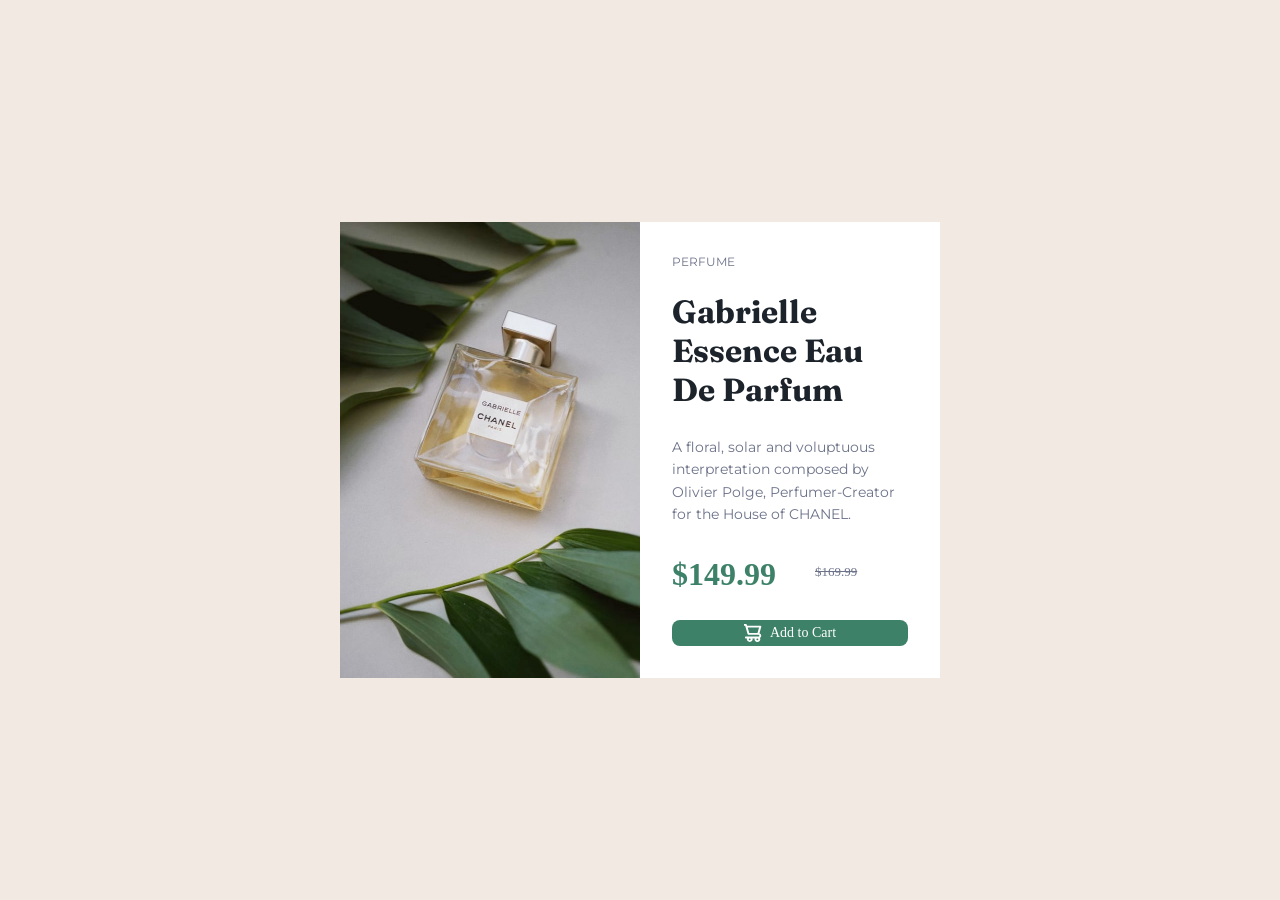
<file: index.html>
<!doctype html>
<html lang="en">
  <head>
    <meta charset="UTF-8" />
    <meta name="viewport" content="width=device-width, initial-scale=1.0" />
    <title>PRODUCT-PREVIEW-CARD</title>

    <!-- Google Fonts -->
    <link rel="preconnect" href="https://fonts.googleapis.com">
    <link rel="preconnect" href="https://fonts.gstatic.com" crossorigin>

    <link href="https://fonts.googleapis.com/css2?family=Figtree:ital,wght@0,300..900;1,300..900&family=Fraunces:ital,opsz,wght@0,9..144,100..900;1,9..144,100..900&family=Josefin+Sans:ital,wght@0,100..700;1,100..700&family=Montserrat:ital,wght@0,100..900;1,100..900&family=Outfit:wght@100..900&display=swap" rel="stylesheet">

    <link rel="stylesheet" href="style.css" />
  </head>

  <body>
    <div class="container">
      <img src="./images/image-product-desktop.jpg" alt="perfume" class="img"/>

      <div class="content">
        <div class="text">
          <p class="category">PERFUME</p>
          <h2 class="name">Gabrielle Essence Eau De Parfum</h2>
          <p class="description">
            A floral, solar and voluptuous interpretation composed by Olivier
            Polge, Perfumer-Creator for the House of CHANEL.
          </p>
        </div>

        <div class="price"> 
          <h3 class="de-price">$149.99</h3>
          <p class="original-price">$169.99</p>
        </div>

        <div class="card__add">
          <img src="./images/icon-cart.svg" alt="icon" class="card__add--icon" />
          <span class="button">Add to Cart</span>
        </div>
      </div>
    </div>
  </body>
</html>
</file>
<file: style.css>
* {
    margin: 0;
    padding: 0;
    box-sizing: border-box;
}
body {
    display: flex;
    justify-content: center;
    align-items: center;
    background: #F2EAE2;
    min-height: 100vh;
}
.container {
    display: flex;
}

.img {
    width: 300px;
    height: 456px;

}



.content {
    width: 300px;
    height: 456px;
    background: white;
    padding: 32px;
    display: flex;
    flex-direction: column;
    gap: 32px;

}
.text {
    width: 236px;
    height: 246px;
    padding: 0;
    background: #FFFFFF;
    display: flex;
    flex-direction: column;
    gap: 24px;
}

.category {
    color:  #6C7289;
    width: 236px;
    height: 14px;
    font-size: 12px;
    font-family: "Montserrat";
}

.name{
    color: #1C232B;
    width: 236px;
    height: 96px;
    font-weight: 700;
    font-size: 32px;
    font-family: "Fraunces";
    margin-bottom: 24px;
    
}

.description {
    color: #6C7289;
    width: 236px;
    height: 88px;
    font-size: 14px;
    font-family: "Montserrat";
    line-height: 160%;
}

.price {
    display: flex;
    flex-direction: row;
    align-items: center;
    gap: 16px;
    width: 191px;
    height: 32px;
    margin-top: 24px;
}

.de-price {
    color: #3D8168;
    font-size: 32px;
    width: 127px;
    height: 32px;

}

.original-price {
    color: #6C7289;
    font-size: 13px;
    text-decoration: line-through;
    width: 48px;
    height: 16px;
}

.card__add {
    width: 236px;
    height: 50px;
    display: flex;
    justify-content: center;
    align-items: center;
    flex-direction: row;
    gap: 8px;
    background-color:#3D8168;
    border-radius: 8px;
    
} 

.card__add--icon {
    color: #FFFFFF;
    width: 18px;
    height: 18px;

}

.button {
    font-size: 14px;
    background-color: #3D8168;
    color: white;

}
</file>
